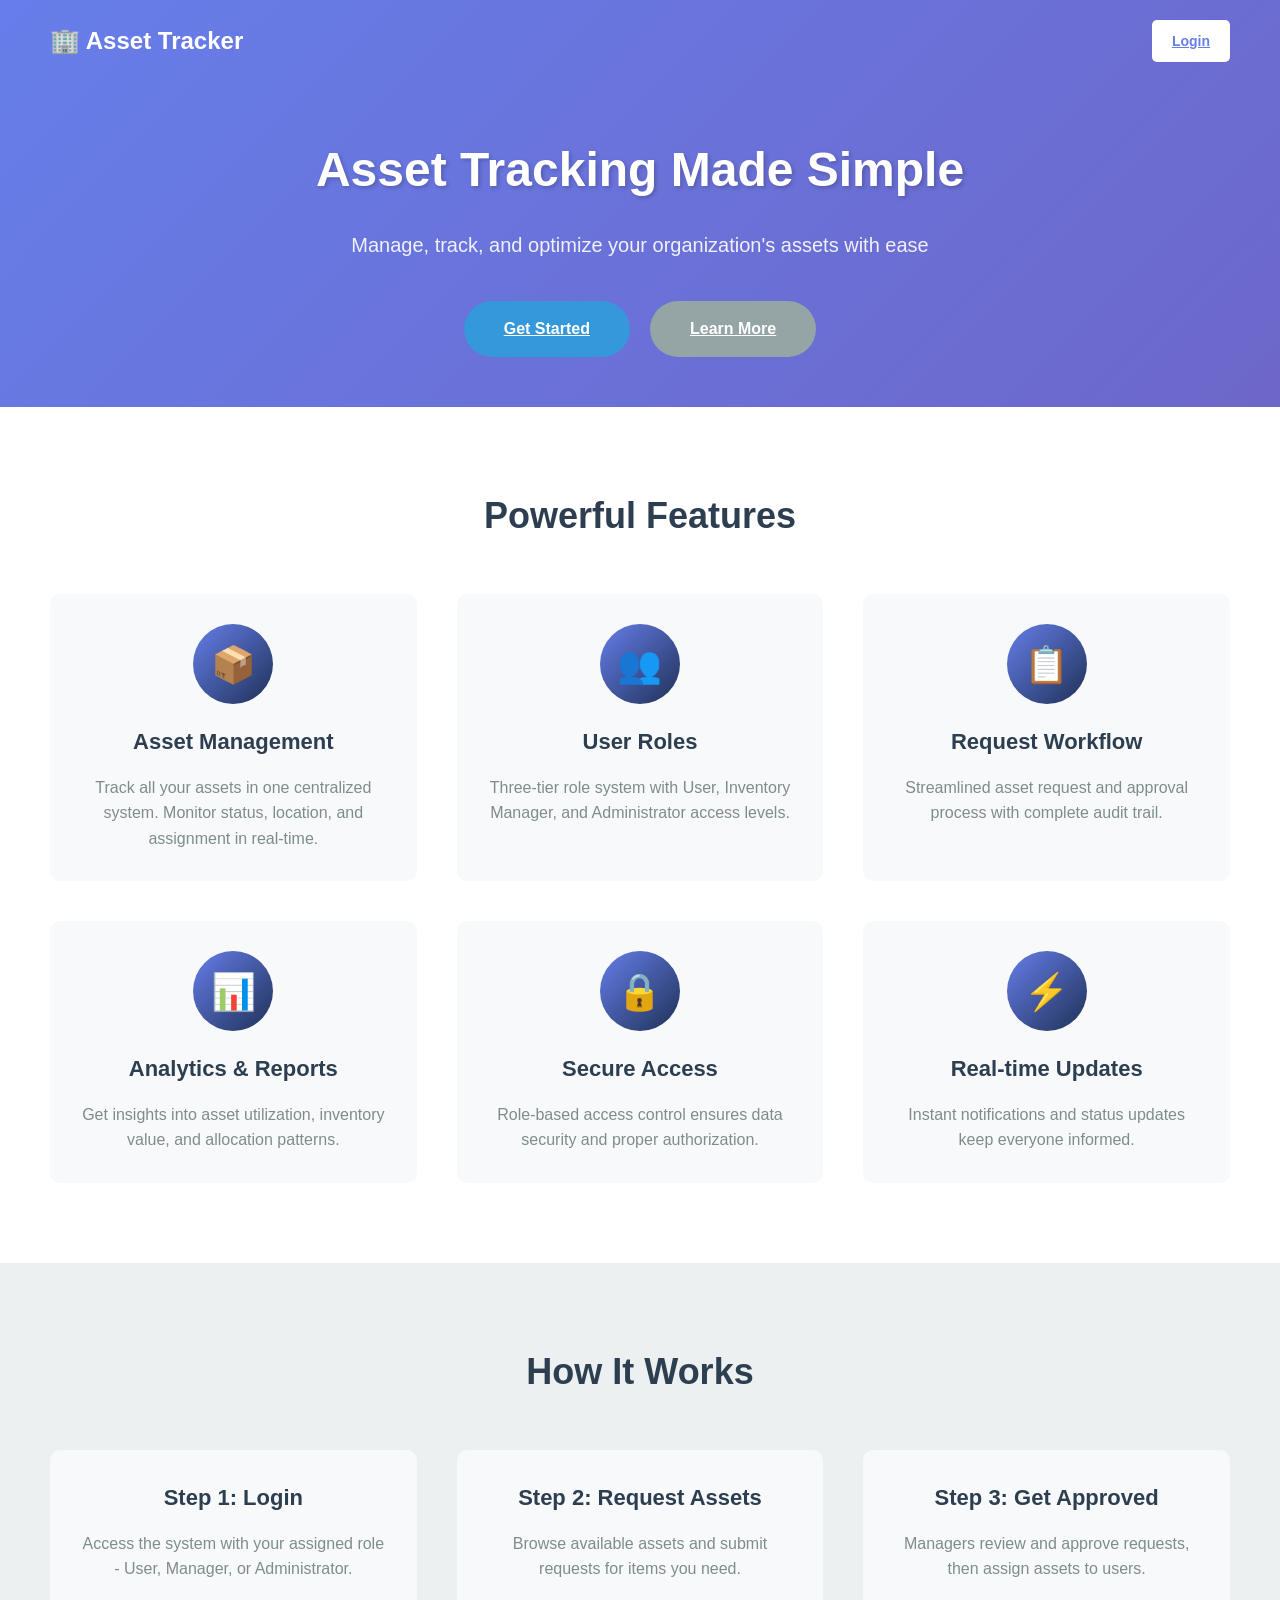
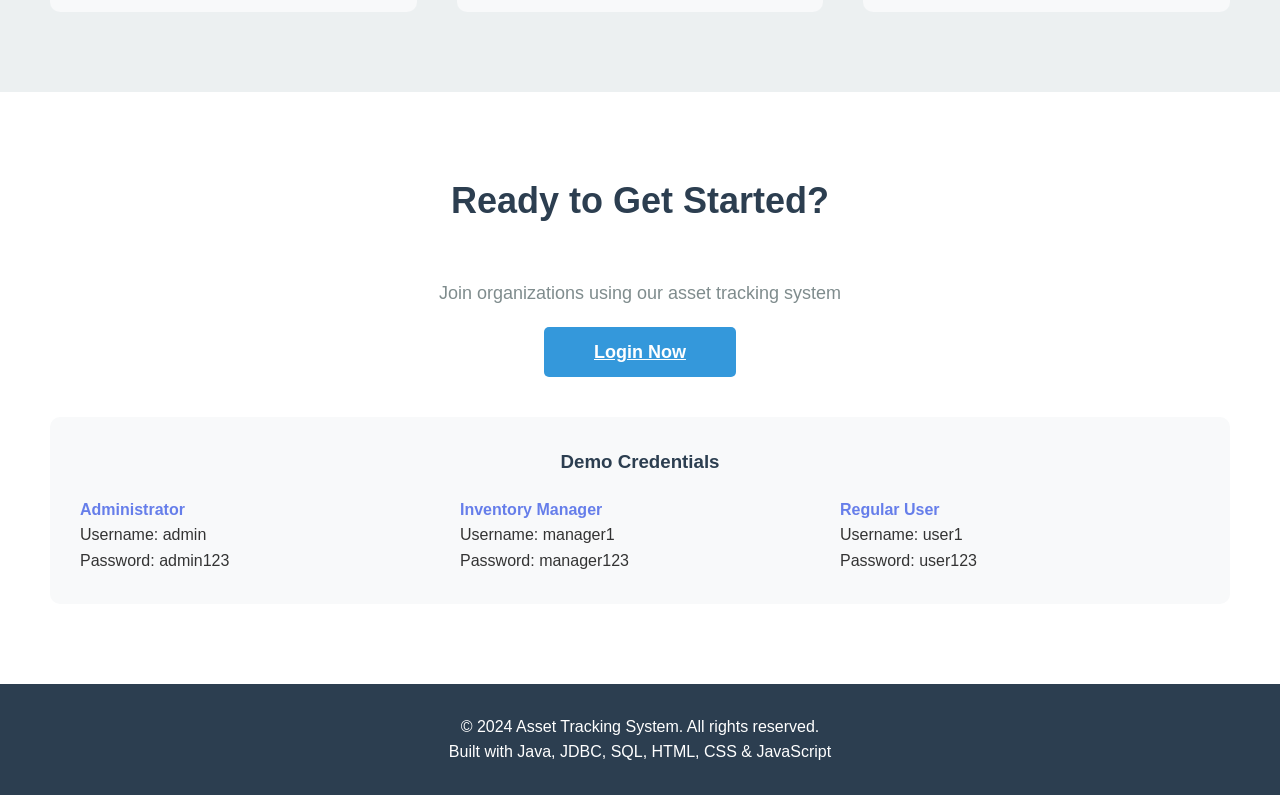
<file: src/main/webapp/index.html>
<!DOCTYPE html>
<html lang="en">
<head>
    <meta charset="UTF-8">
    <meta name="viewport" content="width=device-width, initial-scale=1.0">
    <title>Asset Tracking System - Home</title>
    <link rel="stylesheet" href="css/style.css">
    <style>
        .landing-page {
            min-height: 100vh;
            background: linear-gradient(135deg, #667eea 0%, #764ba2 100%);
            display: flex;
            flex-direction: column;
        }
        
        .landing-header {
            padding: 20px 50px;
            display: flex;
            justify-content: space-between;
            align-items: center;
            color: white;
        }
        
        .landing-header h1 {
            font-size: 24px;
            margin: 0;
        }
        
        .landing-header .btn {
            background: white;
            color: #667eea;
        }
        
        .hero-section {
            flex: 1;
            display: flex;
            align-items: center;
            justify-content: center;
            padding: 50px;
            text-align: center;
            color: white;
        }
        
        .hero-content h1 {
            font-size: 48px;
            margin-bottom: 20px;
            text-shadow: 2px 2px 4px rgba(0,0,0,0.2);
        }
        
        .hero-content p {
            font-size: 20px;
            margin-bottom: 40px;
            opacity: 0.9;
        }
        
        .hero-actions {
            display: flex;
            gap: 20px;
            justify-content: center;
        }
        
        .hero-actions .btn {
            padding: 15px 40px;
            font-size: 16px;
            border-radius: 30px;
        }
        
        .features-section {
            background: white;
            padding: 80px 50px;
        }
        
        .features-container {
            max-width: 1200px;
            margin: 0 auto;
        }
        
        .features-container h2 {
            text-align: center;
            font-size: 36px;
            margin-bottom: 50px;
            color: #2c3e50;
        }
        
        .features-grid {
            display: grid;
            grid-template-columns: repeat(auto-fit, minmax(300px, 1fr));
            gap: 40px;
        }
        
        .feature-card {
            text-align: center;
            padding: 30px;
            border-radius: 10px;
            background: #f8f9fa;
            transition: transform 0.3s, box-shadow 0.3s;
        }
        
        .feature-card:hover {
            transform: translateY(-5px);
            box-shadow: 0 10px 30px rgba(0,0,0,0.1);
        }
        
        .feature-icon {
            width: 80px;
            height: 80px;
            background: linear-gradient(135deg, #667eea 0%, #1f3157 100%);
            border-radius: 50%;
            display: flex;
            align-items: center;
            justify-content: center;
            margin: 0 auto 20px;
            color: white;
            font-size: 36px;
        }
        
        .feature-card h3 {
            font-size: 22px;
            margin-bottom: 15px;
            color: #2c3e50;
        }
        
        .feature-card p {
            color: #7f8c8d;
            line-height: 1.6;
        }
        
        .footer {
            background: #2c3e50;
            color: white;
            text-align: center;
            padding: 30px;
        }
        
        @media (max-width: 768px) {
            .landing-header {
                padding: 20px;
                flex-direction: column;
                gap: 15px;
            }
            
            .hero-content h1 {
                font-size: 32px;
            }
            
            .hero-content p {
                font-size: 16px;
            }
            
            .hero-actions {
                flex-direction: column;
            }
            
            .features-section {
                padding: 50px 20px;
            }
        }
    </style>
</head>
<body class="landing-page">
    <header class="landing-header">
        <h1>🏢 Asset Tracker</h1>
        <a href="login.html" class="btn">Login</a>
    </header>
    
    <section class="hero-section">
        <div class="hero-content">
            <h1>Asset Tracking Made Simple</h1>
            <p>Manage, track, and optimize your organization's assets with ease</p>
            <div class="hero-actions">
                <a href="login.html" class="btn btn-primary">Get Started</a>
                <a href="#features" class="btn btn-secondary">Learn More</a>
            </div>
        </div>
    </section>
    
    <section id="features" class="features-section">
        <div class="features-container">
            <h2>Powerful Features</h2>
            
            <div class="features-grid">
                <div class="feature-card">
                    <div class="feature-icon">📦</div>
                    <h3>Asset Management</h3>
                    <p>Track all your assets in one centralized system. Monitor status, location, and assignment in real-time.</p>
                </div>
                
                <div class="feature-card">
                    <div class="feature-icon">👥</div>
                    <h3>User Roles</h3>
                    <p>Three-tier role system with User, Inventory Manager, and Administrator access levels.</p>
                </div>
                
                <div class="feature-card">
                    <div class="feature-icon">📋</div>
                    <h3>Request Workflow</h3>
                    <p>Streamlined asset request and approval process with complete audit trail.</p>
                </div>
                
                <div class="feature-card">
                    <div class="feature-icon">📊</div>
                    <h3>Analytics & Reports</h3>
                    <p>Get insights into asset utilization, inventory value, and allocation patterns.</p>
                </div>
                
                <div class="feature-card">
                    <div class="feature-icon">🔒</div>
                    <h3>Secure Access</h3>
                    <p>Role-based access control ensures data security and proper authorization.</p>
                </div>
                
                <div class="feature-card">
                    <div class="feature-icon">⚡</div>
                    <h3>Real-time Updates</h3>
                    <p>Instant notifications and status updates keep everyone informed.</p>
                </div>
            </div>
        </div>
    </section>
    
    <section class="features-section" style="background: #ecf0f1;">
        <div class="features-container">
            <h2>How It Works</h2>
            
            <div class="features-grid">
                <div class="feature-card">
                    <h3>Step 1: Login</h3>
                    <p>Access the system with your assigned role - User, Manager, or Administrator.</p>
                </div>
                
                <div class="feature-card">
                    <h3>Step 2: Request Assets</h3>
                    <p>Browse available assets and submit requests for items you need.</p>
                </div>
                
                <div class="feature-card">
                    <h3>Step 3: Get Approved</h3>
                    <p>Managers review and approve requests, then assign assets to users.</p>
                </div>
            </div>
        </div>
    </section>
    
    <section class="features-section">
        <div class="features-container" style="text-align: center;">
            <h2>Ready to Get Started?</h2>
            <p style="font-size: 18px; color: #7f8c8d; margin-bottom: 30px;">
                Join organizations using our asset tracking system
            </p>
            <a href="login.html" class="btn btn-primary" style="padding: 15px 50px; font-size: 18px;">
                Login Now
            </a>
            
            <div style="margin-top: 50px; padding: 30px; background: #f8f9fa; border-radius: 10px;">
                <h3 style="margin-bottom: 20px; color: #2c3e50;">Demo Credentials</h3>
                <div style="display: grid; grid-template-columns: repeat(auto-fit, minmax(200px, 1fr)); gap: 20px; text-align: left;">
                    <div>
                        <strong style="color: #667eea;">Administrator</strong><br>
                        Username: admin<br>
                        Password: admin123
                    </div>
                    <div>
                        <strong style="color: #667eea;">Inventory Manager</strong><br>
                        Username: manager1<br>
                        Password: manager123
                    </div>
                    <div>
                        <strong style="color: #667eea;">Regular User</strong><br>
                        Username: user1<br>
                        Password: user123
                    </div>
                </div>
            </div>
        </div>
    </section>
    
    <footer class="footer">
        <p>&copy; 2024 Asset Tracking System. All rights reserved.</p>
        <p>Built with Java, JDBC, SQL, HTML, CSS & JavaScript</p>
    </footer>
</body>
</html>
</file>
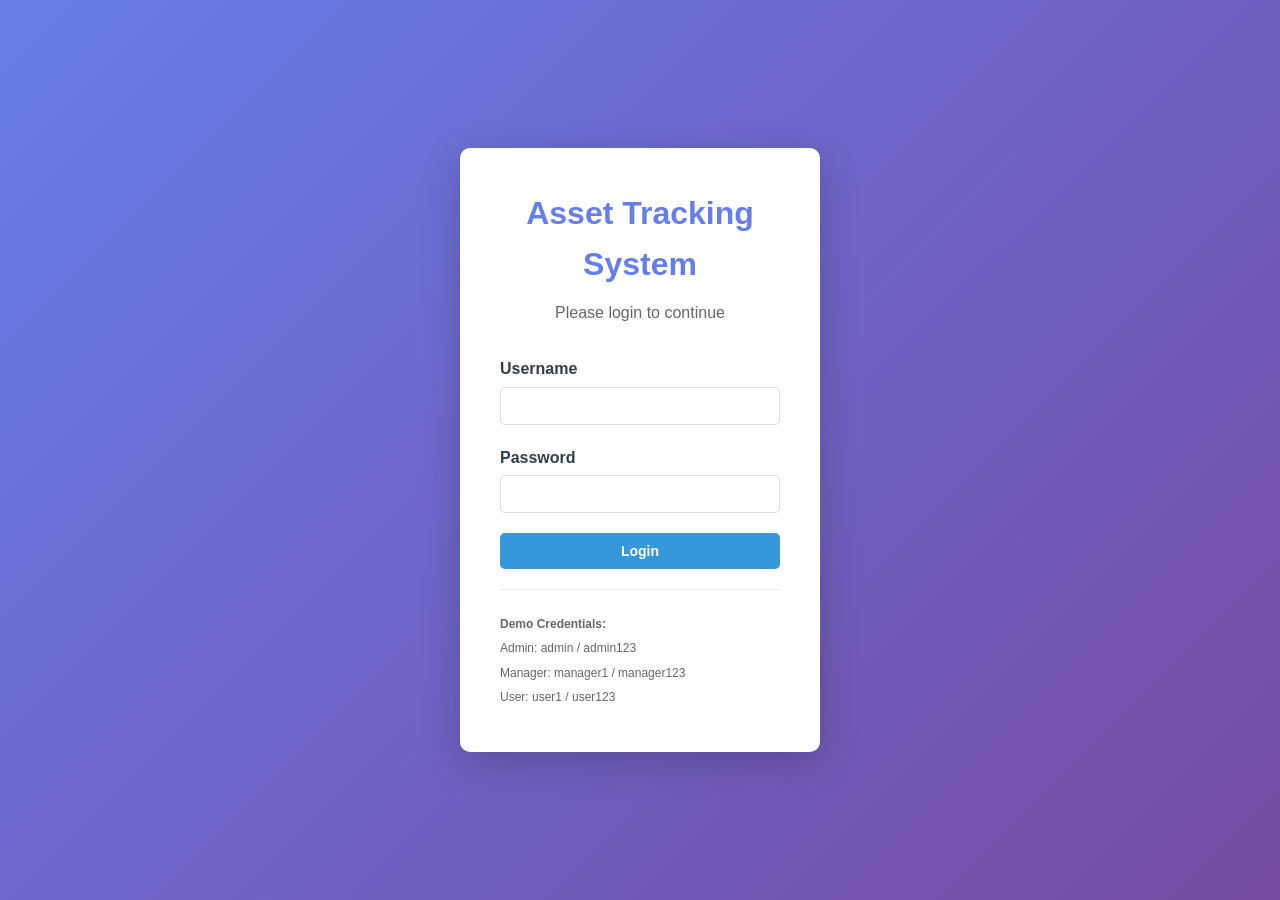
<file: src/main/webapp/login.html>
<!DOCTYPE html>
<html lang="en">
<head>
    <meta charset="UTF-8">
    <meta name="viewport" content="width=device-width, initial-scale=1.0">
    <title>Login - Asset Tracking System</title>
    <link rel="stylesheet" href="css/style.css">
</head>
<body class="login-page">
    <div class="login-container">
        <div class="login-box">
            <div class="login-header">
                <h1>Asset Tracking System</h1>
                <p>Please login to continue</p>
            </div>
            
            <form id="loginForm">
                <div class="form-group">
                    <label for="username">Username</label>
                    <input type="text" id="username" name="username" required **autocomplete="username"**>
                </div>
                
                <div class="form-group">
                    <label for="password">Password</label>
                    <input type="password" id="password" name="password" required **autocomplete="current-password"**>
                </div>
                
                <div id="errorMessage" class="error-message" style="display: none;"></div>
                
                <button type="submit" class="btn btn-primary btn-block">Login</button>
            </form>
            
            <div class="login-footer">
                <p><strong>Demo Credentials:</strong></p>
                <p>Admin: admin / admin123</p>
                <p>Manager: manager1 / manager123</p>
                <p>User: user1 / user123</p>
            </div>
        </div>
    </div>
    <script src="./js/app.js"></script>
    
     

    <script>
        // Note: The variable 'api' and 'context' must be defined in 'app.js' .
        // or a global scope for this script to work.
        
        document.addEventListener('DOMContentLoaded', function() {
            document.getElementById('loginForm').addEventListener('submit', function(e) {
                // This line is crucial and correctly prevents the page from reloading/flickering
                e.preventDefault(); 
                
                const username = document.getElementById('username').value;
                const password = document.getElementById('password').value;
                
                const context = window.location.pathname.split("/")[1];
                
                // IMPORTANT: The variable `api` must be defined globally (likely in app.js)
                fetch("./api/auth/login", {
                    method: "POST",
                    headers: { "Content-Type": "application/x-www-form-urlencoded" },
                    body: `username=${username}&password=${password}`
                })



                .then(response => {
                    // Check for a non-200 status code to handle API errors cleanly
                    if (!response.ok) {
                        // Throw an error or handle the non-JSON response if necessary
                        return response.json().catch(() => ({ success: false, message: 'Server error occurred.' }));
                    }
                    return response.json();
                })
                .then(data => {
                    if (data.success) {
                    	console.log("Saving to localStorage:", data.user);
                    	localStorage.setItem("user", JSON.stringify(data.user));
                    	console.log("Saved:", localStorage.getItem("user"));



                        if (data.user.role === 'ADMINISTRATOR') {
                        	window.location.href = '/assettrackingsystem/admin-dashboard.html';
;
                        } else if (data.user.role === 'INVENTORY_MANAGER') {
                            window.location.href = '/assettrackingsystem/manager-dashboard.html';
                        } else {
                            window.location.href = '/assettrackingsystem/user-dashboard.html';
                        }
                    } else {
                        document.getElementById('errorMessage').textContent = data.message || 'Invalid username or password.';
                        document.getElementById('errorMessage').style.display = 'block';
                    }
                })
                .catch(error => {
                    console.error('Fetch error:', error);
                    document.getElementById('errorMessage').textContent = 'Could not connect to the server.';
                    document.getElementById('errorMessage').style.display = 'block';
                });
            });
        });
    </script>
    
</body>
</html>
</file>
<file: src/main/webapp/css/style.css>
/* Global Styles */
* {
    margin: 0;
    padding: 0;
    box-sizing: border-box;
}

body {
    font-family: 'Segoe UI', Tahoma, Geneva, Verdana, sans-serif;
    background-color: #f5f5f5;
    color: #333;
    line-height: 1.6;
}

/* Login Page */
.login-page {
    display: flex;
    justify-content: center;
    align-items: center;
    min-height: 100vh;
    background: linear-gradient(135deg, #667eea 0%, #764ba2 100%);
}

.login-container {
    width: 100%;
    max-width: 400px;
    padding: 20px;
}

.login-box {
    background: white;
    border-radius: 10px;
    padding: 40px;
    box-shadow: 0 10px 40px rgba(0, 0, 0, 0.2);
}

.login-header {
    text-align: center;
    margin-bottom: 30px;
}

.login-header h1 {
    color: #667eea;
    margin-bottom: 10px;
}

.login-header p {
    color: #666;
}

.login-footer {
    margin-top: 20px;
    padding-top: 20px;
    border-top: 1px solid #eee;
    font-size: 12px;
    color: #666;
}

.login-footer p {
    margin: 5px 0;
}

/* Dashboard Layout */
.dashboard {
    display: flex;
    height: 100vh;
}

.sidebar {
    width: 250px;
    background: #2c3e50;
    color: white;
    display: flex;
    flex-direction: column;
}

.sidebar-header {
    padding: 20px;
    background: #34495e;
    border-bottom: 1px solid #3d566e;
}

.sidebar-header h2 {
    margin-bottom: 5px;
}

.sidebar-header p {
    font-size: 14px;
    color: #bdc3c7;
}

.nav-menu {
    flex: 1;
    list-style: none;
    padding: 20px 0;
}

.nav-menu li {
    margin: 5px 0;
}

.nav-menu a {
    display: block;
    padding: 12px 20px;
    color: #ecf0f1;
    text-decoration: none;
    transition: background 0.3s;
}

.nav-menu a:hover,
.nav-menu a.active {
    background: #34495e;
    border-left: 3px solid #3498db;
}

.sidebar-footer {
    padding: 20px;
    border-top: 1px solid #34495e;
}

.main-content {
    flex: 1;
    overflow-y: auto;
    padding: 30px;
    background: #ecf0f1;
}

/* Tab Content */
.tab-content {
    display: none;
}

.tab-content.active {
    display: block;
}

/* Stats Grid */
.stats-grid {
    display: grid;
    grid-template-columns: repeat(auto-fit, minmax(200px, 1fr));
    gap: 20px;
    margin-bottom: 30px;
}

.stat-card {
    background: white;
    padding: 20px;
    border-radius: 8px;
    box-shadow: 0 2px 10px rgba(0, 0, 0, 0.1);
}

.stat-card h3 {
    font-size: 14px;
    color: #7f8c8d;
    margin-bottom: 10px;
    text-transform: uppercase;
}

.stat-number {
    font-size: 36px;
    font-weight: bold;
    color: #2c3e50;
}

/* Section */
.section {
    background: white;
    padding: 20px;
    border-radius: 8px;
    box-shadow: 0 2px 10px rgba(0, 0, 0, 0.1);
    margin-bottom: 20px;
}

.section h2 {
    margin-bottom: 15px;
    color: #2c3e50;
}

.section-header {
    display: flex;
    justify-content: space-between;
    align-items: center;
    margin-bottom: 20px;
}

/* Forms */
.form-group {
    margin-bottom: 20px;
}

.form-group label {
    display: block;
    margin-bottom: 5px;
    font-weight: 600;
    color: #2c3e50;
}

.form-group input,
.form-group select,
.form-group textarea {
    width: 100%;
    padding: 10px;
    border: 1px solid #ddd;
    border-radius: 5px;
    font-size: 14px;
}

.form-group textarea {
    min-height: 80px;
    resize: vertical;
}

.form-row {
    display: grid;
    grid-template-columns: 1fr 1fr;
    gap: 20px;
}

.form-actions {
    display: flex;
    gap: 10px;
    justify-content: flex-end;
    margin-top: 20px;
}

/* Buttons */
.btn {
    padding: 10px 20px;
    border: none;
    border-radius: 5px;
    cursor: pointer;
    font-size: 14px;
    font-weight: 600;
    transition: all 0.3s;
}

.btn-primary {
    background: #3498db;
    color: white;
}

.btn-primary:hover {
    background: #2980b9;
}

.btn-secondary {
    background: #95a5a6;
    color: white;
}

.btn-secondary:hover {
    background: #7f8c8d;
}

.btn-success {
    background: #27ae60;
    color: white;
}

.btn-success:hover {
    background: #229954;
}

.btn-danger {
    background: #e74c3c;
    color: white;
}

.btn-danger:hover {
    background: #c0392b;
}

.btn-block {
    width: 100%;
}

.btn-sm {
    padding: 5px 10px;
    font-size: 12px;
}

/* Table */
.table-container {
    background: white;
    border-radius: 8px;
    box-shadow: 0 2px 10px rgba(0, 0, 0, 0.1);
    overflow-x: auto;
}

table {
    width: 100%;
    border-collapse: collapse;
}

thead {
    background: #34495e;
    color: white;
}

thead th {
    padding: 15px;
    text-align: left;
    font-weight: 600;
}

tbody tr {
    border-bottom: 1px solid #ecf0f1;
}

tbody tr:hover {
    background: #f8f9fa;
}

tbody td {
    padding: 12px 15px;
}

.status-badge {
    display: inline-block;
    padding: 4px 12px;
    border-radius: 20px;
    font-size: 12px;
    font-weight: 600;
}

.status-available {
    background: #d5f4e6;
    color: #27ae60;
}

.status-assigned {
    background: #d6eaf8;
    color: #3498db;
}

.status-maintenance {
    background: #fcf3cf;
    color: #f39c12;
}

.status-retired {
    background: #fadbd8;
    color: #e74c3c;
}

.status-pending {
    background: #fdeaa8;
    color: #f39c12;
}

.status-approved {
    background: #d5f4e6;
    color: #27ae60;
}

.status-rejected {
    background: #fadbd8;
    color: #e74c3c;
}

/* Filter Bar */
.filter-bar {
    display: flex;
    gap: 15px;
    margin-bottom: 20px;
}

.filter-bar input,
.filter-bar select {
    padding: 10px;
    border: 1px solid #ddd;
    border-radius: 5px;
    font-size: 14px;
}

.filter-bar input {
    flex: 1;
}

/* Modal */
.modal {
    display: none;
    position: fixed;
    z-index: 1000;
    left: 0;
    top: 0;
    width: 100%;
    height: 100%;
    background: rgba(0, 0, 0, 0.5);
}

.modal.active {
    display: flex;
    justify-content: center;
    align-items: center;
}

.modal-content {
    background: white;
    border-radius: 8px;
    padding: 30px;
    max-width: 600px;
    width: 90%;
    max-height: 90vh;
    overflow-y: auto;
    position: relative;
}

.close {
    position: absolute;
    right: 15px;
    top: 15px;
    font-size: 28px;
    font-weight: bold;
    color: #aaa;
    cursor: pointer;
}

.close:hover {
    color: #000;
}

/* Error Message */
.error-message {
    background: #fadbd8;
    color: #e74c3c;
    padding: 10px;
    border-radius: 5px;
    margin-bottom: 15px;
    font-size: 14px;
}

.success-message {
    background: #d5f4e6;
    color: #27ae60;
    padding: 10px;
    border-radius: 5px;
    margin-bottom: 15px;
    font-size: 14px;
}

/* Responsive */
@media (max-width: 768px) {
    .dashboard {
        flex-direction: column;
    }
    
    .sidebar {
        width: 100%;
        height: auto;
    }
    
    .stats-grid {
        grid-template-columns: 1fr;
    }
    
    .form-row {
        grid-template-columns: 1fr;
    }
}
</file>
